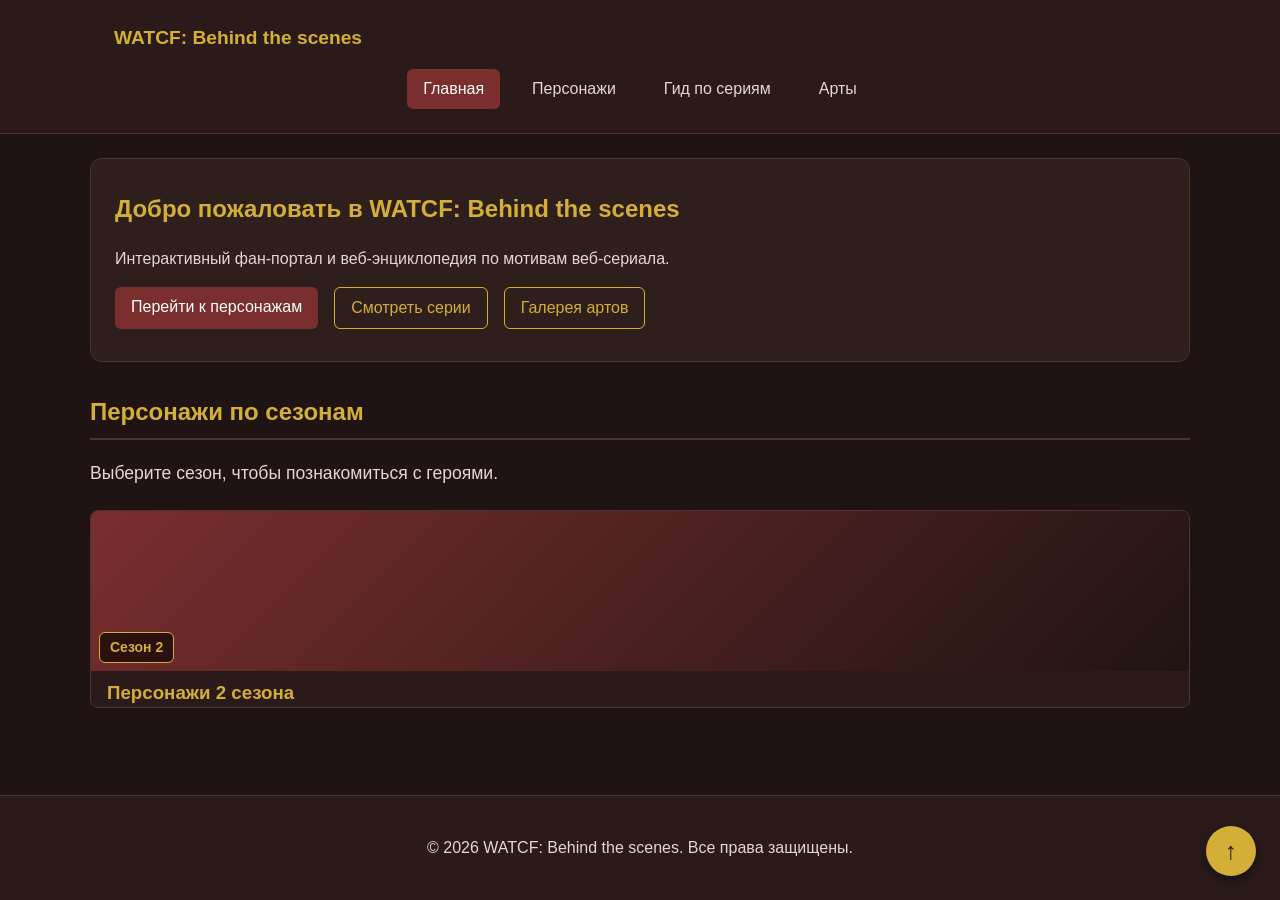
<file: index.html>
<!DOCTYPE html>
<html lang="ru">
<head>
    <meta charset="UTF-8">
    <meta name="viewport" content="width=device-width, initial-scale=1.0">
    <title>Главная — WATCF: Behind the scenes</title>
    <meta name="description" content="WATCF: Behind the scenes — интерактивный фан-портал и веб-энциклопедия по мотивам веб-сериала WATCF. Персонажи, гид по сериям, официальные арты и новости проекта.">
    <link rel="stylesheet" href="css/style.css">
    <script src="js/main.js" defer></script>
</head>
<body>

    <header class="site-header">
        <div class="site-header__inner">
            <a class="site-header__logo" href="index.html">WATCF: Behind the scenes</a>
            <nav class="site-nav" aria-label="Основная навигация">
                <ul class="site-nav__list">
                    <li class="site-nav__item"><a class="site-nav__link site-nav__link--active" href="index.html">Главная</a></li>
                    <li class="site-nav__item"><a class="site-nav__link" href="characters.html">Персонажи</a></li>
                    <li class="site-nav__item"><a class="site-nav__link" href="series.html">Гид по сериям</a></li>
                    <li class="site-nav__item"><a class="site-nav__link" href="arts.html">Арты</a></li>
                </ul>
            </nav>
        </div>
    </header>

    <main>
                <!-- Hero-блок -->
        <section class="hero">
            <h1>Добро пожаловать в WATCF: Behind the scenes</h1>
            <p>Интерактивный фан-портал и веб-энциклопедия по мотивам веб-сериала.</p>
            <div class="hero__actions">
                <a class="button button--primary" href="#popular">Перейти к персонажам</a>
                <a class="button button--secondary" href="series.html">Смотреть серии</a>
                <!-- НОВАЯ КНОПКА -->
                <a class="button button--secondary" href="arts.html">Галерея артов</a>
            </div>
        </section>

        <!-- Папки по сезонам -->
        <section class="section" id="popular">
            <h2>Персонажи по сезонам</h2>
            <p>Выберите сезон, чтобы познакомиться с героями.</p>
            
            <div class="folders-grid">
                <!-- Папка 2 сезон -->
                <a href="characters.html" class="folder-card">
                    <div class="folder-card__cover folder-card__cover--s2">
                        <span class="folder-card__label">Сезон 2</span>
                    </div>
                    <h3 class="folder-card__title">Персонажи 2 сезона</h3>
                </a>
            </div>
        </section>
    </main>

    <footer class="site-footer" id="contacts">
        <p>&copy; 2026 WATCF: Behind the scenes. Все права защищены.</p>
    </footer>

    <a href="#" class="btn-up" aria-label="Наверх">↑</a>

</body>
</html>
</file>
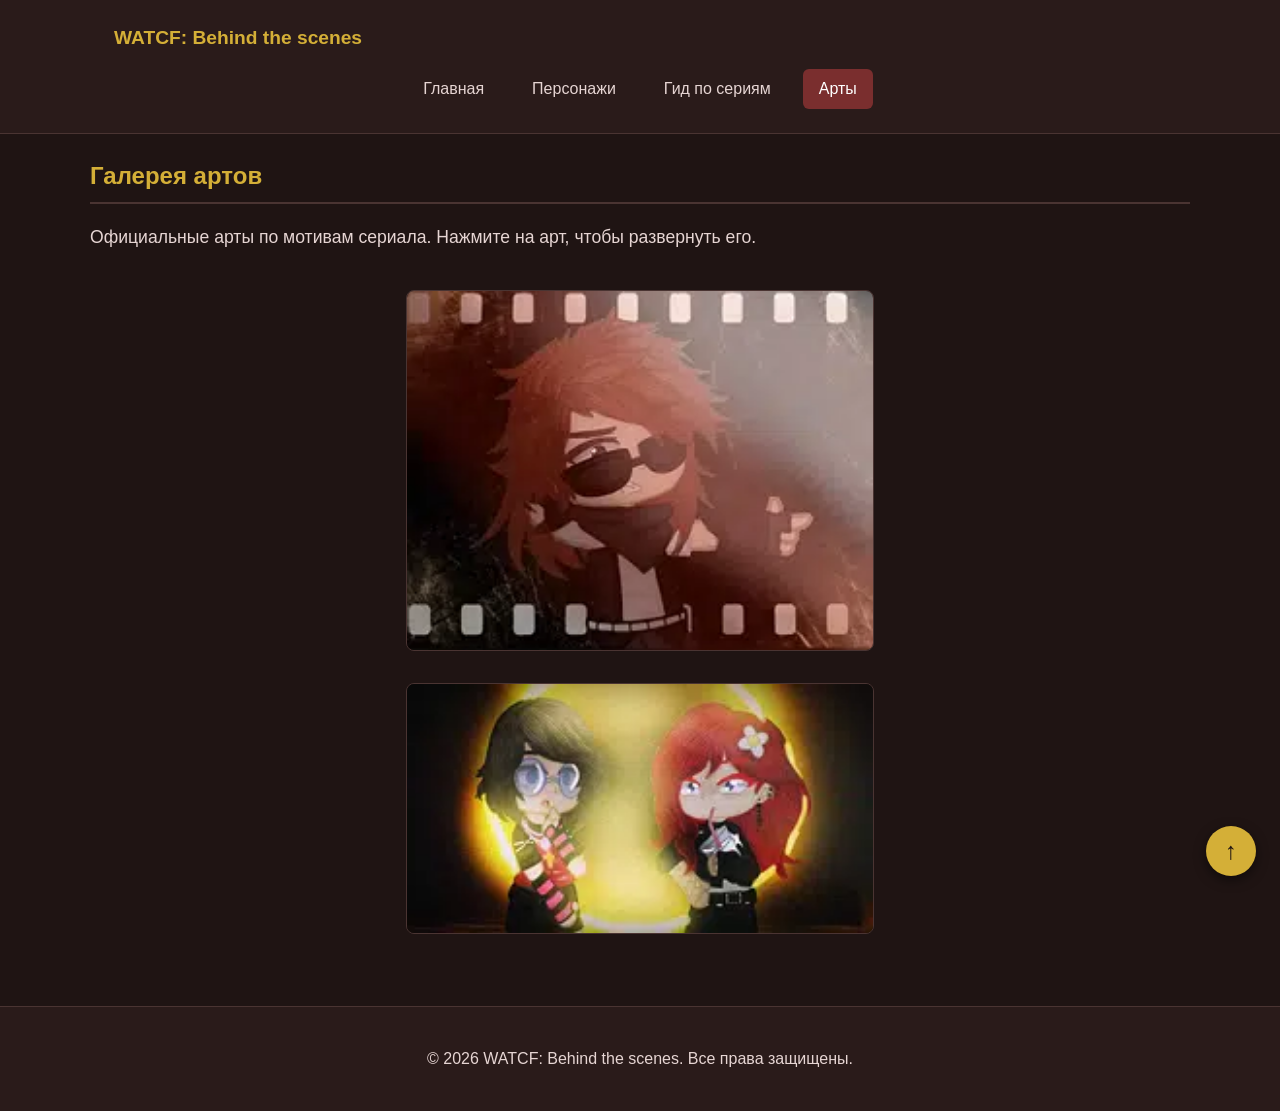
<file: arts.html>
<!DOCTYPE html>
<html lang="ru">
<head>
    <meta charset="UTF-8">
    <meta name="viewport" content="width=device-width, initial-scale=1.0">
    <title>Арты — WATCF: Behind the scenes</title>
    <meta name="description" content="Галерея официальных артов по мотивам веб-сериала WATCF.">
    <link rel="stylesheet" href="css/style.css">
    <!-- Подключаем скрипт с defer -->
    <script src="js/main.js" defer></script>
</head>
<body>

    <header class="site-header">
        <div class="site-header__inner">
            <a class="site-header__logo" href="index.html">WATCF: Behind the scenes</a>
            <nav class="site-nav" aria-label="Основная навигация">
                <ul class="site-nav__list">
                    <li class="site-nav__item"><a class="site-nav__link" href="index.html">Главная</a></li>
                    <li class="site-nav__item"><a class="site-nav__link" href="characters.html">Персонажи</a></li>
                    <li class="site-nav__item"><a class="site-nav__link" href="series.html">Гид по сериям</a></li>
                    <li class="site-nav__item"><a class="site-nav__link site-nav__link--active" href="arts.html">Арты</a></li>
                </ul>
            </nav>
        </div>
    </header>

    <main>
        <section class="section">
            <h2>Галерея артов</h2>
            <p>Официальные арты по мотивам сериала. Нажмите на арт, чтобы развернуть его.</p>
            
            <!-- Вертикальная лента артов -->
            <div class="arts-feed" id="art-gallery">
                <!-- Сюда JS будет вставлять карточки -->
            </div>
        </section>
    </main>

    <footer class="site-footer" id="contacts">
        <p>&copy; 2026 WATCF: Behind the scenes. Все права защищены.</p>
    </footer>

    <a href="#" class="btn-up" aria-label="Наверх">↑</a>
</body>
</html>
</file>
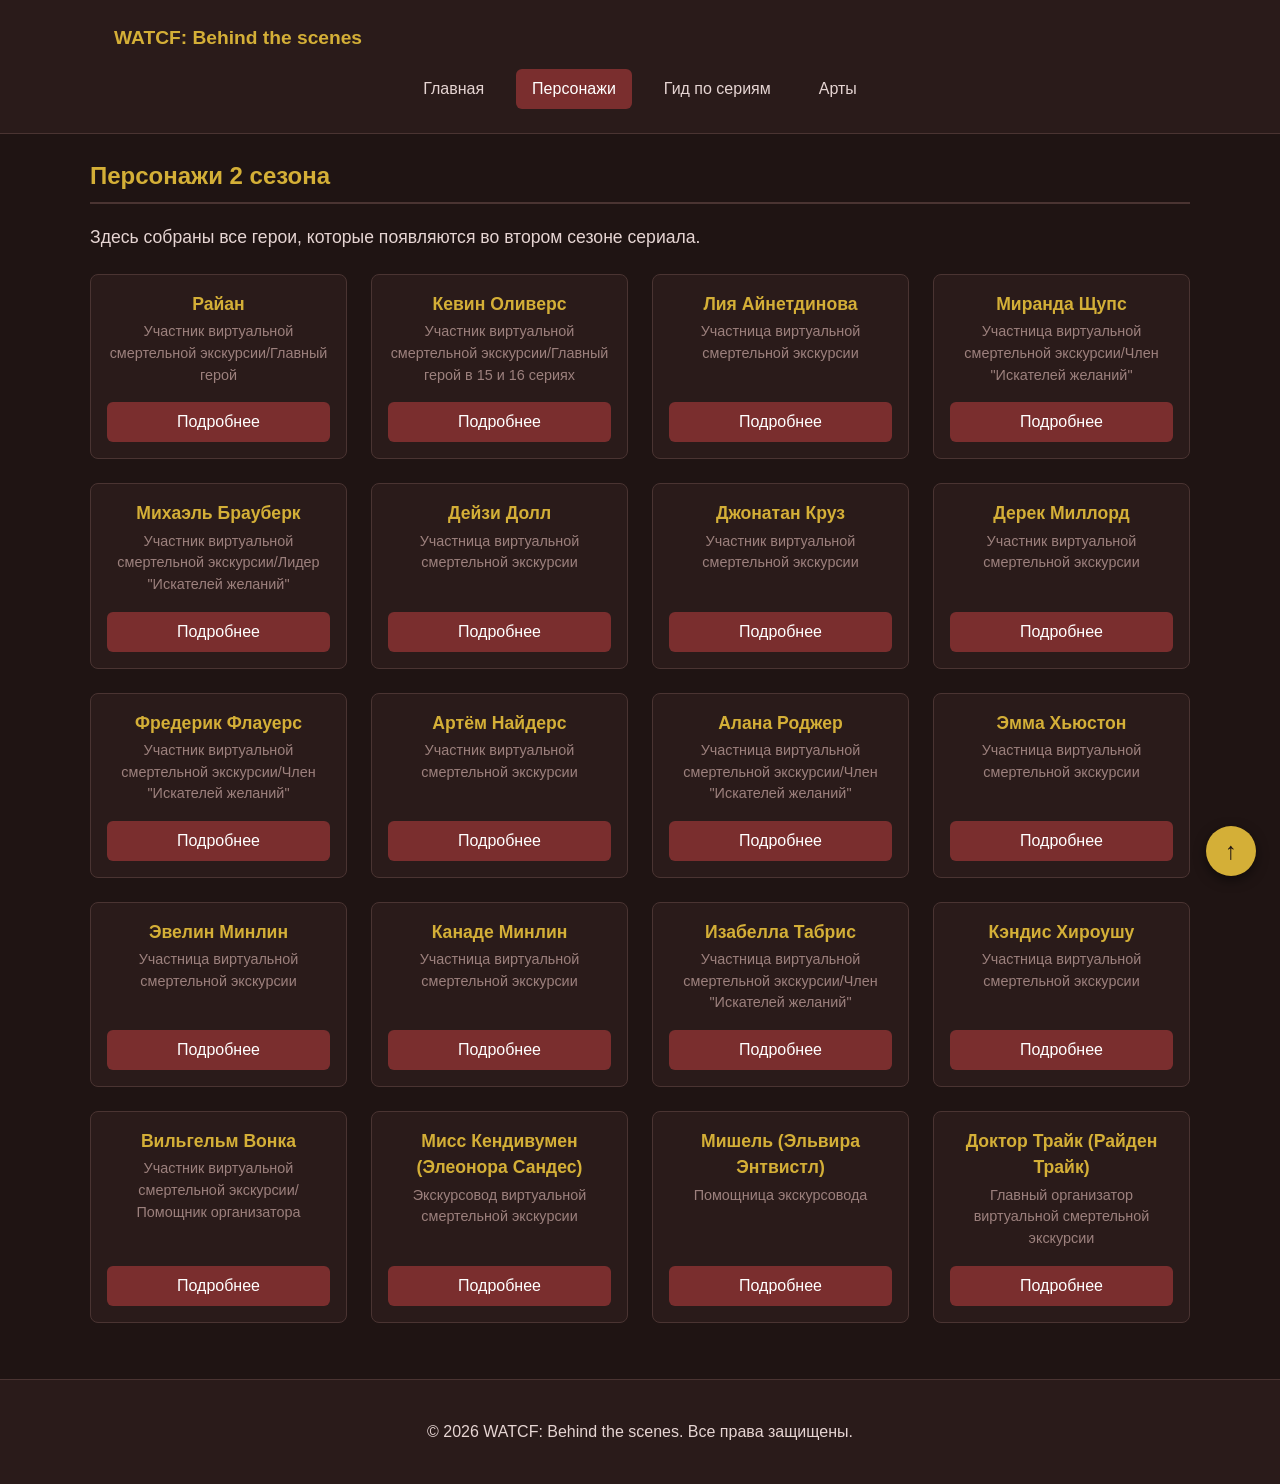
<file: charatcers.html>
<!DOCTYPE html>
<html lang="ru">
<head>
    <meta charset="UTF-8">
    <meta name="viewport" content="width=device-width, initial-scale=1.0">
    <title>Персонажи — WATCF: Behind the scenes</title>
    <meta name="description" content="Каталог персонажей веб-сериала WATCF. Биографии, роли, статусы и характеристики героев.">
    <link rel="stylesheet" href="css/style.css">
    <script src="js/main.js" defer></script>
</head>
<body>

    <header class="site-header">
        <div class="site-header__inner">
            <a class="site-header__logo" href="index.html">WATCF: Behind the scenes</a>
            <nav class="site-nav" aria-label="Основная навигация">
                <ul class="site-nav__list">
                    <li class="site-nav__item"><a class="site-nav__link" href="index.html">Главная</a></li>
                    <li class="site-nav__item"><a class="site-nav__link site-nav__link--active" href="characters.html">Персонажи</a></li>
                    <li class="site-nav__item"><a class="site-nav__link" href="series.html">Гид по сериям</a></li>
                    <li class="site-nav__item"><a class="site-nav__link" href="arts.html">Арты</a></li>
                </ul>
            </nav>
        </div>
    </header>

    <main>
        <section class="section">
            <h2>Персонажи 2 сезона</h2>
            <p>Здесь собраны все герои, которые появляются во втором сезоне сериала.</p>

            <div class="characters-grid">
                <!-- Карточка 1: Райан -->
                <article class="character-card">
                    <h3 class="character-card__name">Райан</h3>
                    <p class="character-card__role">Участник виртуальной смертельной экскурсии/Главный герой</p>
                    <button class="button button--primary character-card__button" data-character="ryan">Подробнее</button>
                </article>

                <!-- Карточка 2: Кевин -->
                <article class="character-card">
                    <h3 class="character-card__name">Кевин Оливерс</h3>
                    <p class="character-card__role">Участник виртуальной смертельной экскурсии/Главный герой в 15 и 16 сериях</p>
                    <button class="button button--primary character-card__button" data-character="kevin">Подробнее</button>
                </article>
                
                <!-- Карточка 3: Лия -->
                <article class="character-card">
                    <h3 class="character-card__name">Лия Айнетдинова</h3>
                    <p class="character-card__role">Участница виртуальной смертельной экскурсии</p>
                    <button class="button button--primary character-card__button" data-character="liya">Подробнее</button>
                </article>
                
                <!-- Карточка 4: Миранда -->
                <article class="character-card">
                    <h3 class="character-card__name">Миранда Щупс</h3>
                    <p class="character-card__role">Участница виртуальной смертельной экскурсии/Член "Искателей желаний"</p>
                    <button class="button button--primary character-card__button" data-character="miranda">Подробнее</button>
                </article>
                
                <!-- Карточка 5: Михаэль -->
                <article class="character-card">
                    <h3 class="character-card__name">Михаэль Брауберк</h3>
                    <p class="character-card__role">Участник виртуальной смертельной экскурсии/Лидер "Искателей желаний"</p>
                    <button class="button button--primary character-card__button" data-character="michael">Подробнее</button>
                </article>
                
                <!-- Карточка 6: Дейзи -->
                <article class="character-card">
                    <h3 class="character-card__name">Дейзи Долл</h3>
                    <p class="character-card__role">Участница виртуальной смертельной экскурсии</p>
                    <button class="button button--primary character-card__button" data-character="daisy">Подробнее</button>
                </article>
                
                <!-- Карточка 7: Джонатан -->
                <article class="character-card">
                    <h3 class="character-card__name">Джонатан Круз</h3>
                    <p class="character-card__role">Участник виртуальной смертельной экскурсии</p>
                    <button class="button button--primary character-card__button" data-character="jonathan">Подробнее</button>
                </article>
                
                <!-- Карточка 8: Дерек -->
                <article class="character-card">
                    <h3 class="character-card__name">Дерек Миллорд</h3>
                    <p class="character-card__role">Участник виртуальной смертельной экскурсии</p>
                    <button class="button button--primary character-card__button" data-character="derek">Подробнее</button>
                </article>
                
                <!-- Карточка 9: Фредерик -->
                <article class="character-card">
                    <h3 class="character-card__name">Фредерик Флауерс</h3>
                    <p class="character-card__role">Участник виртуальной смертельной экскурсии/Член "Искателей желаний"</p>
                    <button class="button button--primary character-card__button" data-character="frederick">Подробнее</button>
                </article>
                
                <!-- Карточка 10: Артём -->
                <article class="character-card">
                    <h3 class="character-card__name">Артём Найдерс</h3>
                    <p class="character-card__role">Участник виртуальной смертельной экскурсии</p>
                    <button class="button button--primary character-card__button" data-character="artem">Подробнее</button>
                </article>
                
                <!-- Карточка 11: Алана -->
                <article class="character-card">
                    <h3 class="character-card__name">Алана Роджер</h3>
                    <p class="character-card__role">Участница виртуальной смертельной экскурсии/Член "Искателей желаний"</p>
                    <button class="button button--primary character-card__button" data-character="alana">Подробнее</button>
                </article>
                
                <!-- Карточка 12: Эмма -->
                <article class="character-card">
                    <h3 class="character-card__name">Эмма Хьюстон</h3>
                    <p class="character-card__role">Участница виртуальной смертельной экскурсии</p>
                    <button class="button button--primary character-card__button" data-character="emma">Подробнее</button>
                </article>
                
                <!-- Карточка 13: Эвелин -->
                <article class="character-card">
                    <h3 class="character-card__name">Эвелин Минлин</h3>
                    <p class="character-card__role">Участница виртуальной смертельной экскурсии</p>
                    <button class="button button--primary character-card__button" data-character="evelyn">Подробнее</button>
                </article>
                
                <!-- Карточка 14: Канаде -->
                <article class="character-card">
                    <h3 class="character-card__name">Канаде Минлин</h3>
                    <p class="character-card__role">Участница виртуальной смертельной экскурсии</p>
                    <button class="button button--primary character-card__button" data-character="kanade">Подробнее</button>
                </article>
                
                <!-- Карточка 15: Изабелла -->
                <article class="character-card">
                    <h3 class="character-card__name">Изабелла Табрис</h3>
                    <p class="character-card__role">Участница виртуальной смертельной экскурсии/Член "Искателей желаний"</p>
                    <button class="button button--primary character-card__button" data-character="isabella">Подробнее</button>
                </article>
                
                <!-- Карточка 16: Кэндис -->
                <article class="character-card">
                    <h3 class="character-card__name">Кэндис Хироушу</h3>
                    <p class="character-card__role">Участница виртуальной смертельной экскурсии</p>
                    <button class="button button--primary character-card__button" data-character="candice">Подробнее</button>
                </article>
                
                <!-- Карточка 17: Вильгельм -->
                <article class="character-card">
                    <h3 class="character-card__name">Вильгельм Вонка</h3>
                    <p class="character-card__role">Участник виртуальной смертельной экскурсии/Помощник организатора</p>
                    <button class="button button--primary character-card__button" data-character="wilhelm">Подробнее</button>
                </article>
                
                <!-- Карточка 18: Элеонора -->
                <article class="character-card">
                    <h3 class="character-card__name">Мисс Кендивумен (Элеонора Сандес)</h3>
                    <p class="character-card__role">Экскурсовод виртуальной смертельной экскурсии</p>
                    <button class="button button--primary character-card__button" data-character="eleanor">Подробнее</button>
                </article>
                
                <!-- Карточка 19: Мишель -->
                <article class="character-card">
                    <h3 class="character-card__name">Мишель (Эльвира Энтвистл)</h3>
                    <p class="character-card__role">Помощница экскурсовода</p>
                    <button class="button button--primary character-card__button" data-character="michelle">Подробнее</button>
                </article>
                
                <!-- Карточка 20: Райден -->
                <article class="character-card">
                    <h3 class="character-card__name">Доктор Трайк (Райден Трайк)</h3>
                    <p class="character-card__role">Главный организатор виртуальной смертельной экскурсии</p>
                    <button class="button button--primary character-card__button" data-character="raidan">Подробнее</button>
                </article>
            </div>
        </section>
    </main>

    <footer class="site-footer" id="contacts">
        <p>&copy; 2026 WATCF: Behind the scenes. Все права защищены.</p>
    </footer>

    <a href="#" class="btn-up" aria-label="Наверх">↑</a>

    <!-- ========================================== -->
    <!-- МОДАЛЬНОЕ ОКНО (ПОРЯДОК ПОЛЕЙ СТРОГО ПО ВАШЕМУ СПИСКУ) -->
    <!-- ========================================== -->
    <dialog class="character-dialog" id="character-dialog">
        <h2 class="character-dialog__title" id="char-name">Имя персонажа</h2>
        
        <div class="character-dialog__info">
            <!-- Блок с фактами (все поля из списка) -->
            <div class="character-dialog__facts">
                <p><strong>Возраст:</strong> <span id="char-age"></span></p>
                <p><strong>Рост:</strong> <span id="char-height"></span></p>
                <p><strong>Вес:</strong> <span id="char-weight"></span></p>
                <p><strong>Знак Зодиака:</strong> <span id="char-zodiac"></span></p>
                <p><strong>День Рождения:</strong> <span id="char-birthday"></span></p>
                <p><strong>Ориентация:</strong> <span id="char-orientation"></span></p>
                <p><strong>МБТИ:</strong> <span id="char-mbti"></span></p>
                <p><strong>Мировоззрение:</strong> <span id="char-worldview"></span></p>
                <p><strong>Тип темперамента:</strong> <span id="char-temperament"></span></p>
                <p><strong>Статус:</strong> <span id="char-status"></span></p>
            </div>
            
            <!-- Основной текст (Характер, Биография, Вкусы) -->
            <div class="character-dialog__desc">
                <h3>Характер</h3>
                <p id="char-character"></p>
                
                <h3>Биография</h3>
                <p id="char-bio"></p>
                
                <h3>Вкусы и предпочтения</h3>
                <p><strong>Любимый цвет:</strong> <span id="char-fav-color"></span></p>
                <p><strong>Любимая еда:</strong> <span id="char-fav-food"></span></p>
                <p><strong>Любимый напиток:</strong> <span id="char-fav-drink"></span></p>
                <p><strong>Любимый жанр книг:</strong> <span id="char-fav-books"></span></p>
                <p><strong>Любимый жанр фильмов:</strong> <span id="char-fav-movies"></span></p>
                <p><strong>Любимый жанр музыки:</strong> <span id="char-fav-music"></span></p>
                
                <h3>Факты</h3>
                <p id="char-facts"></p>
            </div>
        </div>
        
        <div class="character-dialog__actions">
            <button class="button button--secondary" id="close-character-dialog">Закрыть</button>
        </div>
    </dialog>

</body>
</html>
</file>
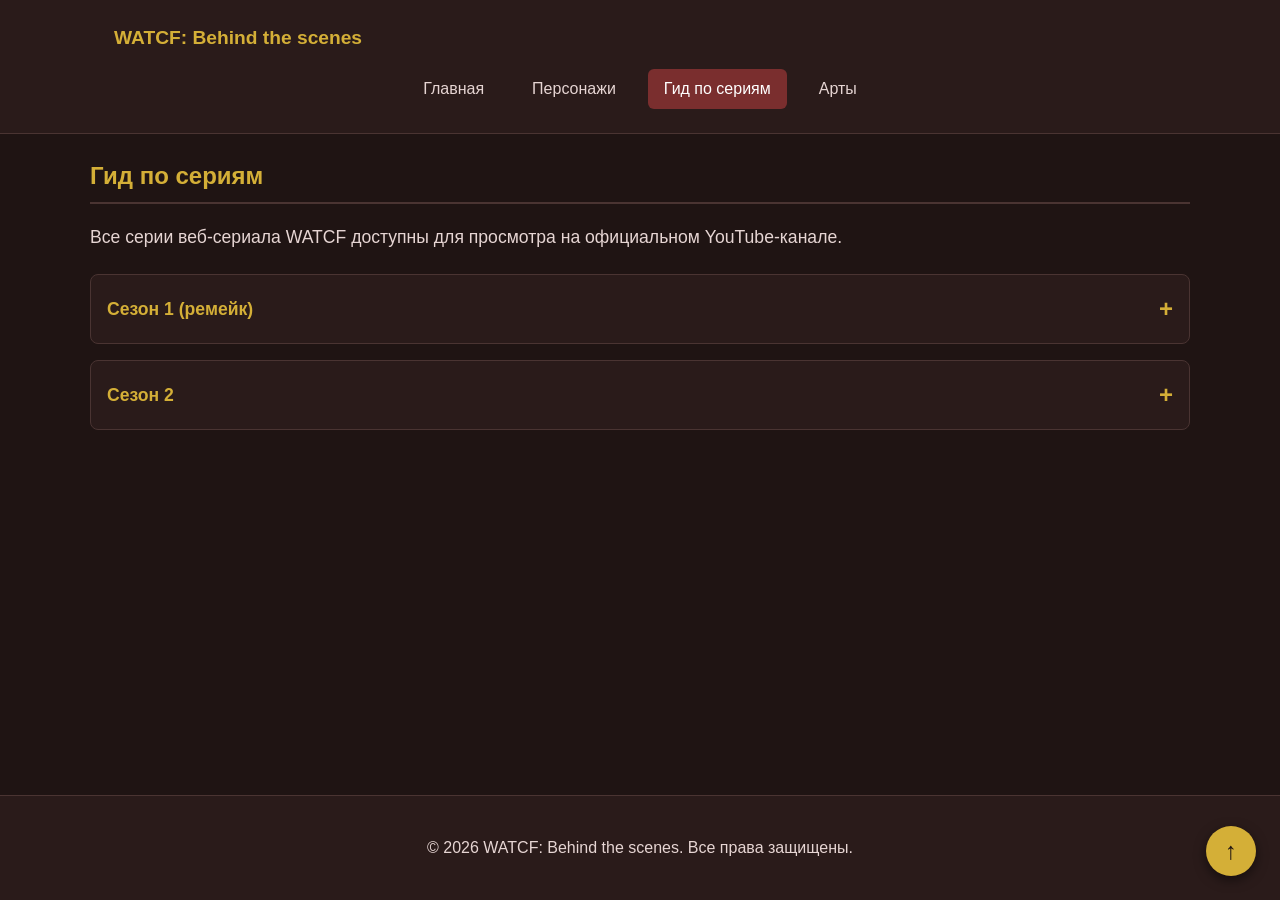
<file: series.html>
<!DOCTYPE html>
<html lang="ru">
<head>
    <meta charset="UTF-8">
    <meta name="viewport" content="width=device-width, initial-scale=1.0">
    <title>Гид по сериям — WATCF: Behind the scenes</title>
    <meta name="description" content="Полный гид по сериям веб-сериала WATCF. Ссылки на все эпизоды на YouTube.">
    <link rel="stylesheet" href="css/style.css">
    <script src="js/main.js" defer></script>
</head>
<body>

    <header class="site-header">
        <div class="site-header__inner">
            <a class="site-header__logo" href="index.html">WATCF: Behind the scenes</a>
            <nav class="site-nav" aria-label="Основная навигация">
                <ul class="site-nav__list">
                    <li class="site-nav__item"><a class="site-nav__link" href="index.html">Главная</a></li>
                    <li class="site-nav__item"><a class="site-nav__link" href="characters.html">Персонажи</a></li>
                    <li class="site-nav__item"><a class="site-nav__link site-nav__link--active" href="series.html">Гид по сериям</a></li>
                    <li class="site-nav__item"><a class="site-nav__link" href="arts.html">Арты</a></li>
                </ul>
            </nav>
        </div>
    </header>

    <main>
        <section class="section">
            <h2>Гид по сериям</h2>
            <p>Все серии веб-сериала WATCF доступны для просмотра на официальном YouTube-канале.</p>

            <!-- Аккордеон для 1 сезона -->
            <details class="season-accordion">
                <summary class="season-accordion__title">Сезон 1 (ремейк)</summary>
                <div class="season-accordion__content">
                    <ul class="episode-list">
                        <li><a href="https://youtu.be/Qt0ZW00XXfs?si=Sn4Msg2UyaWvuz1S" target="_blank" rel="noopener noreferrer">Серия 1: Разговор</a></li>
                        <li><a href="https://youtu.be/h7z-3wkMwqE?si=wwXPlKiOyos1E457" target="_blank" rel="noopener noreferrer">Серия 2: 14 счастливчиков</a></li>
                        <li><a href="https://youtu.be/rec_6ySM-i8?si=0j0JsfsJHkyJYfiX" target="_blank" rel="noopener noreferrer">Серия 3: Чан с шоколадом</a></li>
                        <li><a href="https://youtu.be/VsgkS-ZfCF4?si=6bqtCLotYK4QzllN" target="_blank" rel="noopener noreferrer">Серия 4: Счастливый момент жизни</a></li>
                        <!-- Добавляйте остальные серии 1 сезона сюда -->
                    </ul>
                </div>
            </details>

            <!-- Аккордеон для 2 сезона -->
            <details class="season-accordion">
                <summary class="season-accordion__title">Сезон 2</summary>
                <div class="season-accordion__content">
                    <ul class="episode-list">
                        <li><a href="https://youtu.be/3NoswOoqWWc?si=1dU0qd3IEuKeopIC" target="_blank" rel="noopener noreferrer">Серия 1: Добро пожаловть на Шоколадную фабрику</a></li>
                        <li><a href="https://youtu.be/AOTUiAOy5dU?si=8g6vmjwD0no48B9J" target="_blank" rel="noopener noreferrer">Серия 2: Карамельная девочка</a></li>
                        <li><a href="https://youtu.be/Dyx83NsENnc?si=dDZnNFc-u9VYUvXq" target="_blank" rel="noopener noreferrer">Серия 3: Радужный напиток</a></li>
                        <li><a href="https://youtu.be/-YamAAvpny0?si=lIIUUp-Ye-MLzaa6" target="_blank" rel="noopener noreferrer">Серия 4: Окружённый сиренами</a></li>
                        <li><a href="https://youtu.be/rpNuh8i7Ryo?si=yl_jguFSHeIpuLn_" target="_blank" rel="noopener noreferrer">Серия 5: Черничная девчонка</a></li>
                        <li><a href="https://youtu.be/krzzSNPqYUE?si=5h7RUJA3va-0YwyM" target="_blank" rel="noopener noreferrer">Серия 6: Яд цветка</a></li>
                        <li><a href="https://youtu.be/Su5pL0RNGYU?si=qRxGs-6j-12klA-d" target="_blank" rel="noopener noreferrer">Серия 7: Странные события</a></li>
                        <li><a href="https://youtu.be/zVSjJrdOrlo?si=D05cveeCVtiE_fUx" target="_blank" rel="noopener noreferrer">Серия 8: Жертвоприношение</a></li>
                        <li><a href="https://youtu.be/kE_E3JbxRwo?si=T68beLSYC6DXx4Kt" target="_blank" rel="noopener noreferrer">Серия 9: Неужели есть спасение?</a></li>
                        <li><a href="https://youtu.be/AZv2W1Xxkb0?si=u5Ce3vX4RxyLyc1b" target="_blank" rel="noopener noreferrer">Серия 10: Разрушение</a></li>
                        <li><a href="https://youtu.be/zXi2kuTityA?si=PyPjZ1jtERb3ytvC" target="_blank" rel="noopener noreferrer">Серия 11: Сердце с шипами</a></li>
                        <li><a href="https://youtu.be/yp6V62pBjGU?si=AVOA3TdzFvCWA2m9" target="_blank" rel="noopener noreferrer">Серия 12: Пещера тайн</a></li>
                        <li><a href="https://youtu.be/720oSpTjGwY?si=KHGM1ifsCFWAupof" target="_blank" rel="noopener noreferrer">Серия 13: Растоптанные надежды</a></li>
                        <li><a href="https://youtu.be/8ml11mqsX4c?si=yZMy1xjQdO8GzCmb" target="_blank" rel="noopener noreferrer">Серия 14: Правда или Ложь</a></li>
                        <li><a href="https://youtu.be/_wgch-NWKoA?si=26MJhEm2hhV6j83y" target="_blank" rel="noopener noreferrer">Серия 15: Глюки</a></li>
                        <li><a href="https://youtu.be/uD3g1tv9UXc?si=0G13oRn9cqZpKp3A" target="_blank" rel="noopener noreferrer">Серия 16: С3кр37</a></li>
                    </ul>
                </div>
            </details>

        </section>
    </main>

    <footer class="site-footer" id="contacts">
        <p>&copy; 2026 WATCF: Behind the scenes. Все права защищены.</p>
    </footer>

    <a href="#" class="btn-up" aria-label="Наверх">↑</a>

</body>
</html>
</file>
<file: css/style.css>
/* ===============================
   1. Переменные проекта (Темная бордово-коричневая тема)
   =============================== */

:root {
  --color-bg: #1f1413;
  --color-text: #e6d5d3;
  --color-muted: #9c807d;
  --color-primary: #7a2e2e;
  --color-primary-dark: #4a1a1a;
  --color-border: #4a3432;
  --color-surface: #2a1b1a;
  --color-surface-accent: #2e1e1c;
  --color-gold: #d4af37;
  --color-danger: #d9534f;
  --color-success: #5cb85c;
  --color-white: #ffffff;

  --space-xs: 4px;
  --space-sm: 8px;
  --space-md: 16px;
  --space-lg: 24px;
  --space-xl: 32px;

  --radius-sm: 6px;
  --radius-md: 8px;
  --radius-lg: 12px;

  --container-width: 1100px;
}

/* ===============================
   2. Базовые стили
   =============================== */

* {
  box-sizing: border-box;
}

body {
  margin: 0;
  font-family: Arial, sans-serif;
  line-height: 1.5;
  color: var(--color-text);
  background-color: var(--color-bg);
  
  display: flex;
  flex-direction: column;
  min-height: 100vh;
}

main {
  flex-grow: 1;
  padding: var(--space-lg);
}

footer {
  padding: var(--space-lg);
}

section {
  margin-bottom: var(--space-lg);
}

/* ===============================
   3. Общие элементы интерфейса
   =============================== */

a {
  color: var(--color-primary);
  text-decoration: none;
}

a:hover {
  color: var(--color-primary-dark);
  text-decoration: underline;
}

a:focus-visible {
  outline: 2px solid var(--color-primary);
  outline-offset: 3px;
}

/* -------- Шапка и меню -------- */

.site-header {
  background-color: var(--color-surface);
  position: sticky;
  top: 0;
  z-index: 100;
  border-bottom: 1px solid var(--color-border);
}

.site-header__inner {
  max-width: var(--container-width);
  margin: 0 auto;
  padding: var(--space-lg);
}

.site-header__logo {
  font-weight: 700;
  color: var(--color-gold);
  text-decoration: none;
  font-size: 1.2rem;
}

.site-nav__list {
  display: flex;
  flex-wrap: wrap;
  justify-content: center;
  align-items: center;
  gap: var(--space-md);
  padding: 0;
  margin: var(--space-md) 0 0;
  list-style: none;
}

.site-nav__link {
  display: inline-block;
  padding: var(--space-sm) var(--space-md);
  color: var(--color-text);
  text-decoration: none;
  border-radius: var(--radius-sm);
  transition: background-color 0.2s ease, color 0.2s ease;
}

.site-nav__link:hover {
  color: var(--color-white);
  background-color: var(--color-primary);
  text-decoration: none;
}

.site-nav__link:focus-visible {
  outline: 2px solid var(--color-gold);
  outline-offset: 3px;
}

.site-nav__link--active {
  color: var(--color-white);
  background-color: var(--color-primary);
}

/* -------- Кнопки -------- */

.button {
  display: inline-block;
  padding: var(--space-sm) var(--space-md);
  border: none;
  border-radius: var(--radius-sm);
  font: inherit;
  text-decoration: none;
  cursor: pointer;
  transition: background-color 0.2s ease, color 0.2s ease, transform 0.1s ease;
}

.button:active {
  transform: scale(0.97);
}

.button:focus-visible {
  outline: 2px solid var(--color-gold);
  outline-offset: 3px;
}

.button--primary {
  color: var(--color-white);
  background-color: var(--color-primary);
}

.button--primary:hover {
  background-color: var(--color-primary-dark);
  text-decoration: none;
}

.button--secondary {
  color: var(--color-gold);
  background-color: transparent;
  border: 1px solid var(--color-gold);
}

.button--secondary:hover {
  color: var(--color-bg);
  background-color: var(--color-gold);
  text-decoration: none;
}

/* -------- Кнопка "Наверх" -------- */

.btn-up {
  position: fixed;
  bottom: var(--space-lg);
  right: var(--space-lg);
  width: 50px;
  height: 50px;
  display: flex;
  align-items: center;
  justify-content: center;
  font-size: 24px;
  color: var(--color-bg);
  background-color: var(--color-gold);
  border-radius: 50%;
  text-decoration: none;
  box-shadow: 0 4px 12px rgba(0, 0, 0, 0.5);
  transition: background-color 0.2s ease;
  z-index: 90;
}

.btn-up:hover {
  background-color: #b5952f;
  text-decoration: none;
}

footer {
  background-color: var(--color-surface);
  border-top: 1px solid var(--color-border);
  text-align: center;
}

/* ===============================
   4. Компоненты страницы
   =============================== */

.hero {
  max-width: var(--container-width);
  margin: 0 auto var(--space-xl);
  padding: var(--space-xl) var(--space-lg);
  background-color: var(--color-surface-accent);
  border-radius: var(--radius-lg);
  border: 1px solid var(--color-border);
}

.hero__actions {
  display: flex;
  gap: var(--space-md);
  flex-wrap: wrap;
}

.hero h1 {
  margin-top: 0;
  color: var(--color-gold);
}

.section {
  max-width: var(--container-width);
  margin: 0 auto var(--space-xl);
}

.section h2 {
  margin-top: 0;
  color: var(--color-gold);
  border-bottom: 2px solid var(--color-border);
  padding-bottom: var(--space-sm);
}

.section > p {
  color: var(--color-text);
  margin-bottom: var(--space-lg);
  font-size: 1.1rem;
}

/* =========================================
   Аккордеон для сезонов и серий
   ========================================= */
.season-accordion {
  margin-bottom: var(--space-md);
  border: 1px solid var(--color-border);
  border-radius: var(--radius-md);
  background-color: var(--color-surface);
  overflow: hidden;
}

.season-accordion__title {
  padding: var(--space-md);
  font-size: 1.1rem;
  font-weight: bold;
  color: var(--color-gold);
  cursor: pointer;
  list-style: none;
  display: flex;
  justify-content: space-between;
  align-items: center;
}

.season-accordion__title::-webkit-details-marker {
  display: none;
}

.season-accordion__title::after {
  content: "+";
  font-size: 1.5rem;
  transition: transform 0.2s ease;
}

.season-accordion[open] .season-accordion__title::after {
  content: "−";
}

.season-accordion__content {
  padding: var(--space-md);
  border-top: 1px solid var(--color-border);
}

/* -------- Списки серий -------- */
.episode-list {
  list-style: none;
  padding: 0;
  margin: 0;
}

.episode-list li {
  margin-bottom: var(--space-sm);
  padding-bottom: var(--space-sm);
  border-bottom: 1px dashed var(--color-border);
}

.episode-list li:last-child {
  border-bottom: none;
}

.episode-list a {
  color: var(--color-text);
  text-decoration: none;
  transition: color 0.2s ease;
}

.episode-list a:hover {
  color: var(--color-gold);
  text-decoration: underline;
}

/* -------- Список преимуществ -------- */

.advantages-list {
  list-style: none;
  padding: 0;
  margin: 0;
}

.advantages-list li {
  padding: var(--space-sm) 0;
  border-bottom: 1px dashed var(--color-border);
}

.advantages-list li:last-child {
  border-bottom: none;
}

/* =========================================
   Папки с сезонами (на главной)
   ========================================= */

.folders-grid {
  display: grid;
  grid-template-columns: repeat(auto-fit, minmax(280px, 1fr));
  gap: var(--space-lg);
  margin-top: var(--space-lg);
  justify-content: center;
}

.folder-card {
  display: flex;
  flex-direction: column;
  text-decoration: none;
  color: var(--color-text);
  border-radius: var(--radius-md);
  overflow: hidden;
  background-color: var(--color-surface);
  border: 1px solid var(--color-border);
  transition: transform 0.2s ease, box-shadow 0.2s ease;
}

.folder-card:hover {
  transform: translateY(-5px);
  box-shadow: 0 10px 20px rgba(0, 0, 0, 0.5);
  border-color: var(--color-gold);
  text-decoration: none;
}

.folder-card__cover {
  height: 160px;
  position: relative;
  display: flex;
  align-items: flex-end;
  padding: var(--space-sm);
}

.folder-card__cover--s1 { background: linear-gradient(135deg, #4a1a1a, #1f1413); }
.folder-card__cover--s2 { background: linear-gradient(135deg, #7a2e2e, #1f1413); }
.folder-card__cover--s3 { background: linear-gradient(135deg, #b5952f, #1f1413); }

.folder-card__label {
  background-color: rgba(0, 0, 0, 0.6);
  backdrop-filter: blur(4px);
  color: var(--color-gold);
  padding: 4px 10px;
  border-radius: var(--radius-sm);
  font-size: 14px;
  font-weight: bold;
  border: 1px solid var(--color-gold);
}

.folder-card__title {
  margin: var(--space-sm) var(--space-md) 0;
  color: var(--color-gold);
}

/* =========================================
   Карточки персонажей
   ========================================= */

.characters-grid {
  display: grid;
  grid-template-columns: repeat(auto-fit, minmax(220px, 1fr));
  gap: var(--space-lg);
  margin-top: var(--space-lg);
}

.character-card {
  display: flex;
  flex-direction: column;
  padding: var(--space-md);
  background-color: var(--color-surface);
  border: 1px solid var(--color-border);
  border-radius: var(--radius-md);
  text-align: center;
  transition: transform 0.2s ease, box-shadow 0.2s ease;
}

.character-card:hover {
  transform: translateY(-3px);
  box-shadow: 0 8px 16px rgba(0, 0, 0, 0.5);
  border-color: var(--color-gold);
}

.character-card__image {
  width: 100%;
  height: 200px;
  object-fit: cover;
  object-position: top;
  border-radius: var(--radius-md);
  border: 1px solid var(--color-border);
  margin-bottom: var(--space-md);
  transition: filter 0.3s ease;
}

.character-card:hover .character-card__image {
  filter: brightness(1.1);
}

.character-card__name {
  margin: 0 0 var(--space-xs) 0;
  color: var(--color-gold);
  font-size: 1.1rem;
}

.character-card__role {
  margin: 0 0 var(--space-md) 0;
  color: var(--color-muted);
  font-size: 0.9rem;
}

.character-card__button {
  margin-top: auto;
}

/* Карточки реальных людей */
.character-card--real {
  background-color: transparent;
  border-style: dashed;
  border-color: var(--color-gold);
  justify-content: center;
}

.character-card--real .character-card__name {
  color: var(--color-gold);
}

/* =========================================
   МОДАЛЬНОЕ ОКНО ПЕРСОНАЖА
   ========================================= */

.character-dialog {
  width: min(100% - 32px, 750px);
  padding: var(--space-lg);
  border: 1px solid var(--color-gold);
  border-radius: var(--radius-lg);
  background-color: var(--color-bg);
  box-shadow: 0 10px 30px rgba(0, 0, 0, 0.8);
  color: var(--color-text);
}

.character-dialog::backdrop {
  background-color: rgba(0, 0, 0, 0.85);
}

.character-dialog__title {
  margin-top: 0;
  color: var(--color-gold);
  border-bottom: 2px solid var(--color-border);
  padding-bottom: var(--space-sm);
}

.character-dialog__body {
  display: flex;
  gap: var(--space-lg);
  margin-bottom: var(--space-lg);
}

.character-dialog__image {
  flex: 0 0 220px;
}

.character-dialog__image img {
  width: 100%;
  height: auto;
  border-radius: var(--radius-md);
  border: 1px solid var(--color-border);
  display: block;
}

.character-dialog__info {
  display: flex;
  flex-direction: column;
  gap: var(--space-md);
  flex-grow: 1;
}

.character-dialog__facts {
  background-color: var(--color-surface);
  padding: var(--space-md);
  border-radius: var(--radius-md);
  border: 1px solid var(--color-border);
  color: var(--color-text);
}

.character-dialog__facts p {
  margin: 0 0 var(--space-xs) 0;
  font-size: 0.9rem;
  color: var(--color-text);
}

.character-dialog__facts strong {
  color: var(--color-gold); 
}

.character-dialog__desc h3 {
  margin-top: var(--space-md);
  margin-bottom: var(--space-xs);
  color: var(--color-gold);
  font-size: 1.1rem;
  border-bottom: 1px dashed var(--color-border);
  padding-bottom: var(--space-xs);
}

.character-dialog__desc p {
  margin: 0 0 var(--space-xs) 0;
  line-height: 1.6;
  color: var(--color-text);
  font-size: 0.95rem;
}

.character-dialog__actions {
  display: flex;
  justify-content: flex-end;
  margin-top: var(--space-lg);
}

/* Адаптивность для модального окна */
@media (max-width: 600px) {
  .character-dialog__body {
    flex-direction: column;
    align-items: center;
  }
  .character-dialog__image {
    flex: 0 0 auto;
    width: 180px;
  }
}

/* =========================================
   Галерея артов (Вертикальная лента)
   ========================================= */
.arts-feed {
  display: flex;
  flex-direction: column;
  align-items: center;
  gap: var(--space-xl);
  /* Уменьшили ширину до 500px, чтобы маленькие картинки не растягивались и не мылились */
  max-width: 500px; 
  margin: 0 auto;
  padding: var(--space-md);
}

.arts-feed__card {
  width: 100%;
  border-radius: var(--radius-md);
  overflow: hidden;
  border: 1px solid var(--color-border);
  transition: transform 0.2s ease, box-shadow 0.2s ease, border-color 0.2s ease;
}

.arts-feed__card:hover {
  transform: translateY(-4px);
  box-shadow: 0 10px 20px rgba(0, 0, 0, 0.5);
  border-color: var(--color-gold);
}

.arts-feed__img {
  display: block;
  width: 100%;
  height: auto;
  object-fit: cover;
  
  /* Включаем сглаживание для лучшей четкости */
  image-rendering: -webkit-optimize-contrast;
  image-rendering: crisp-edges;
}
</file>
